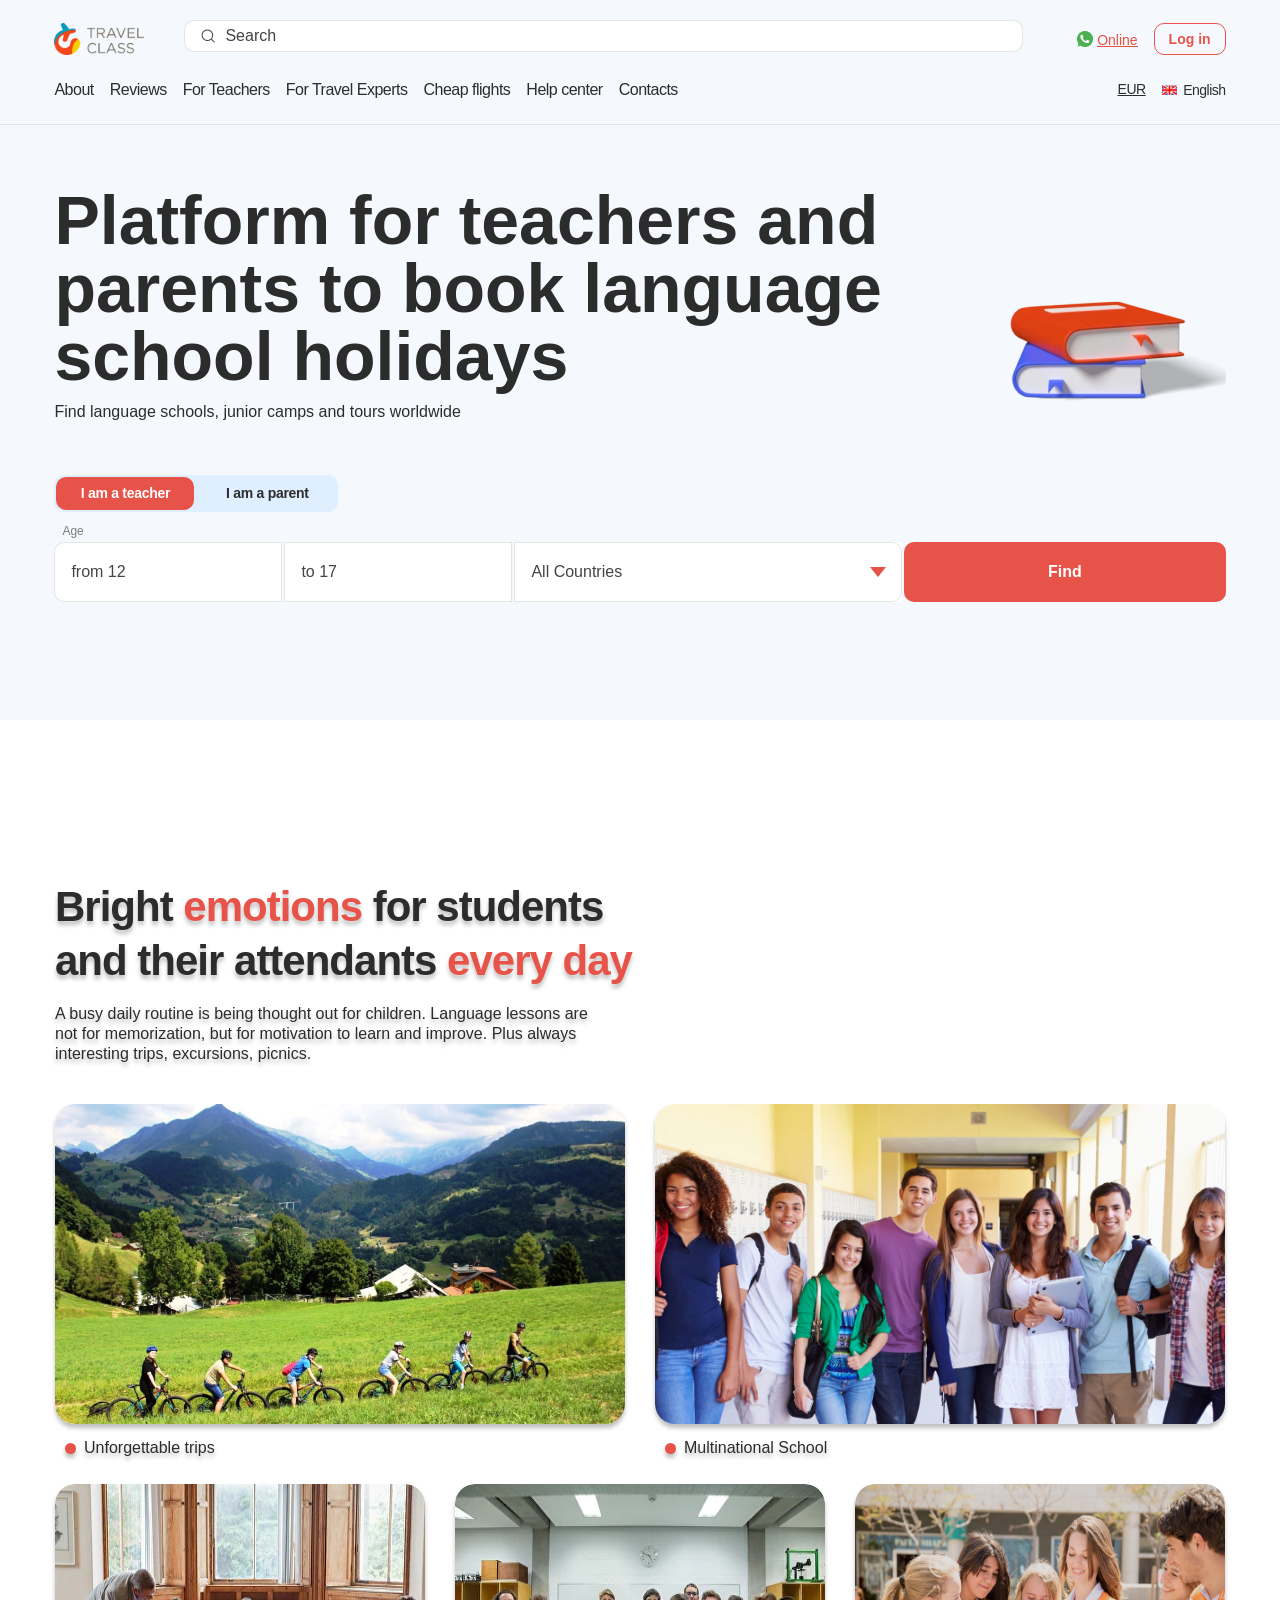
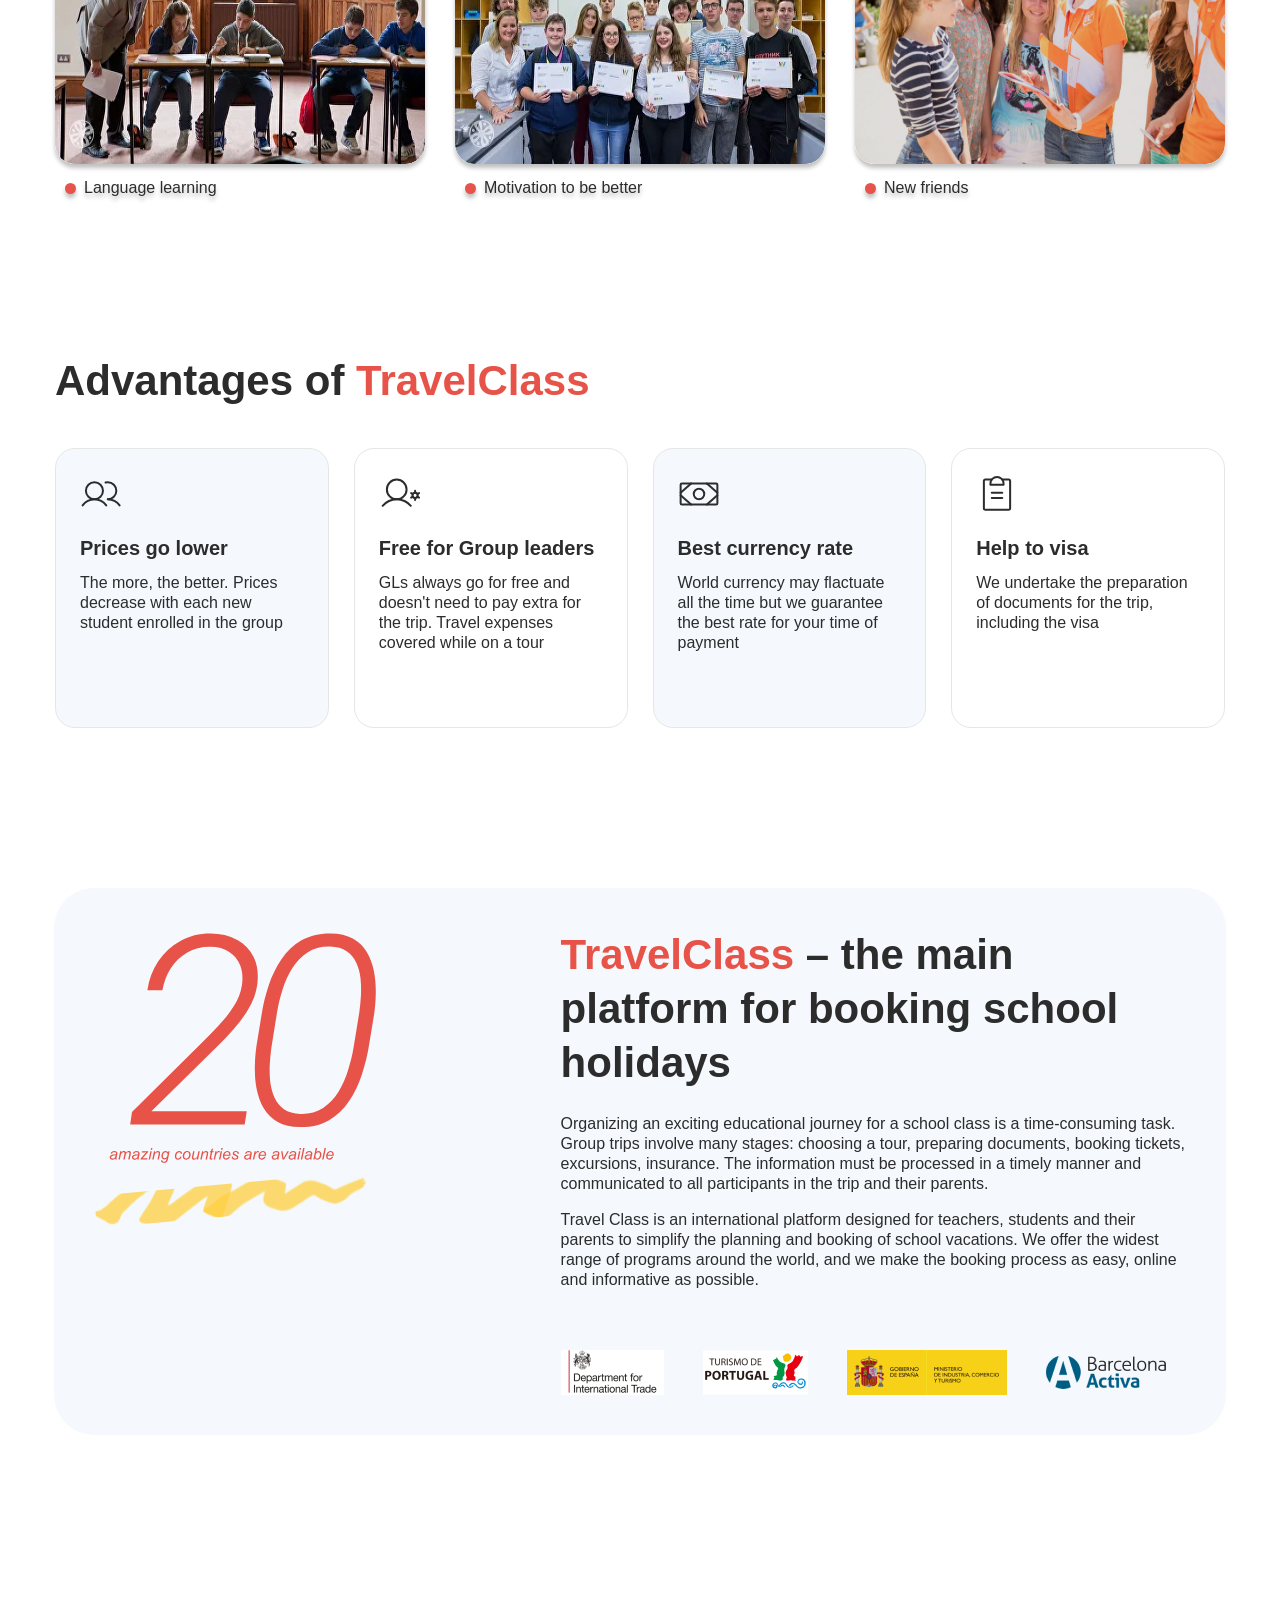
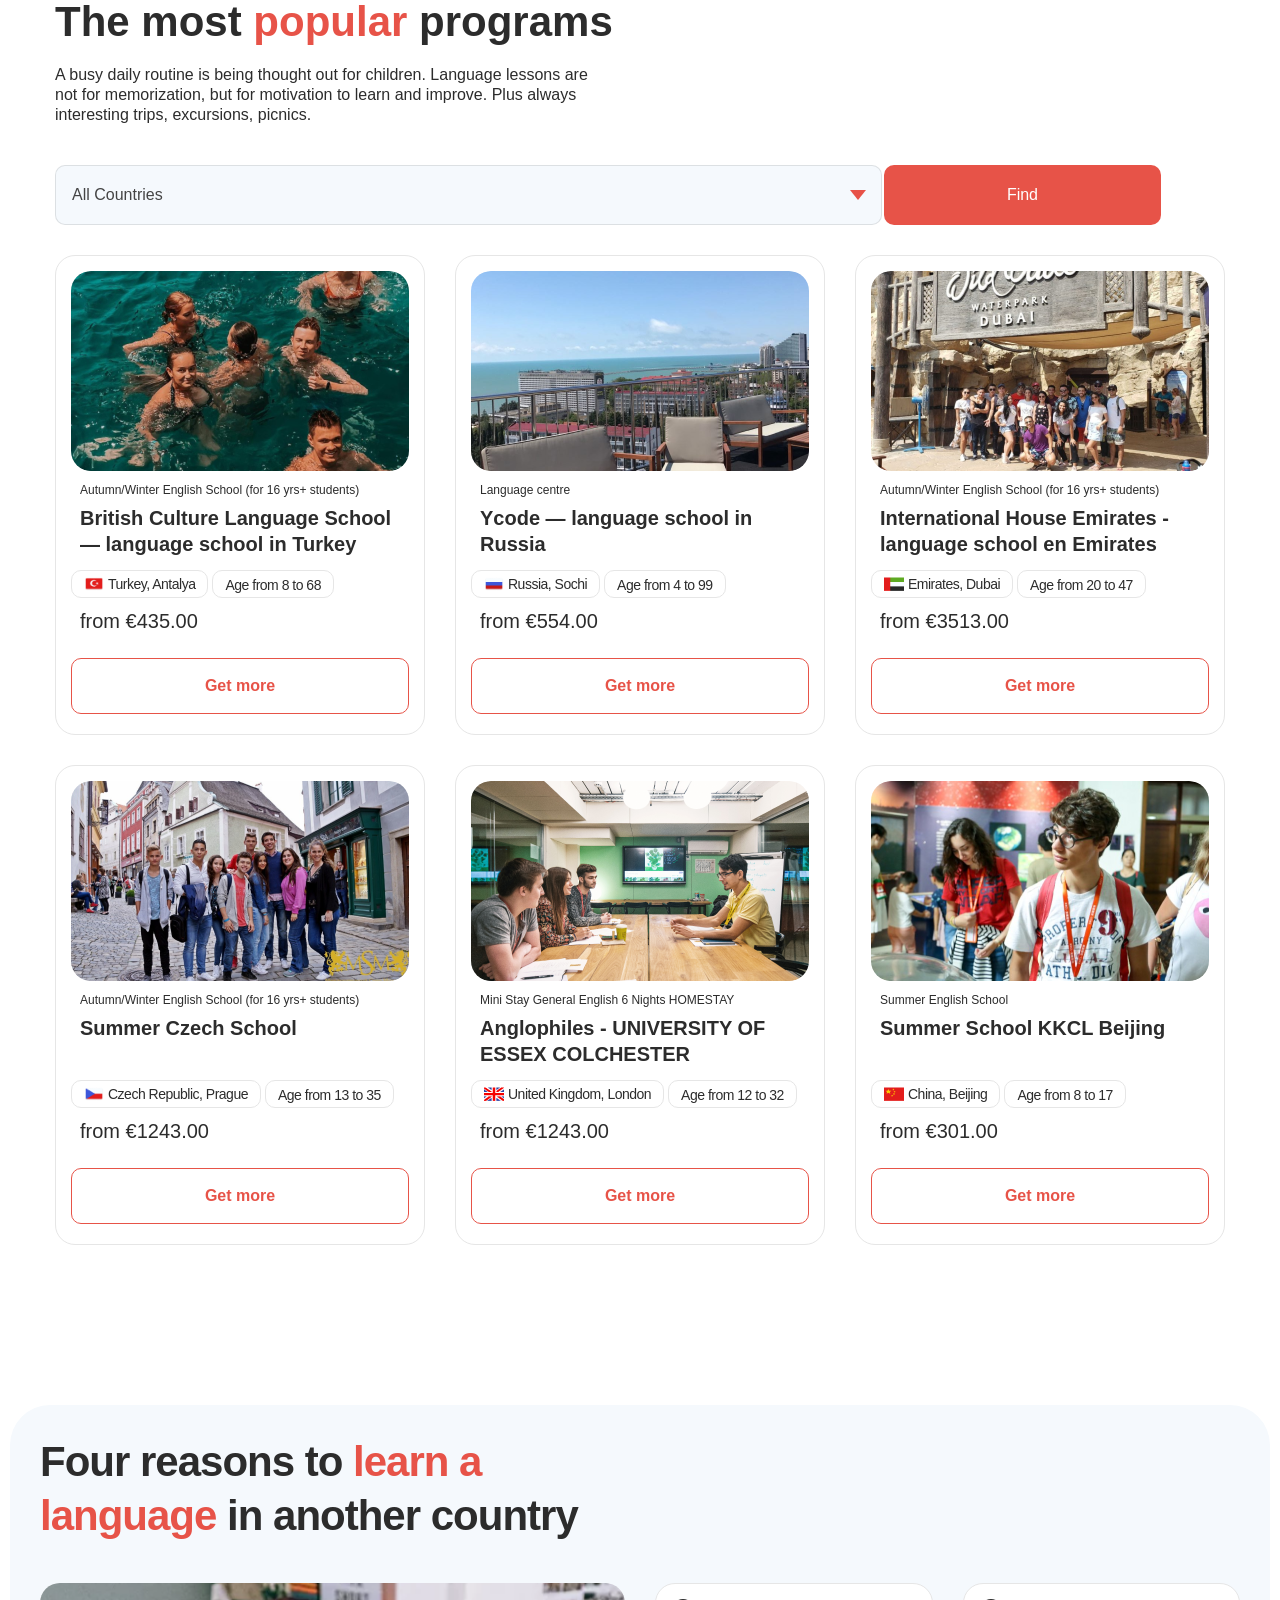
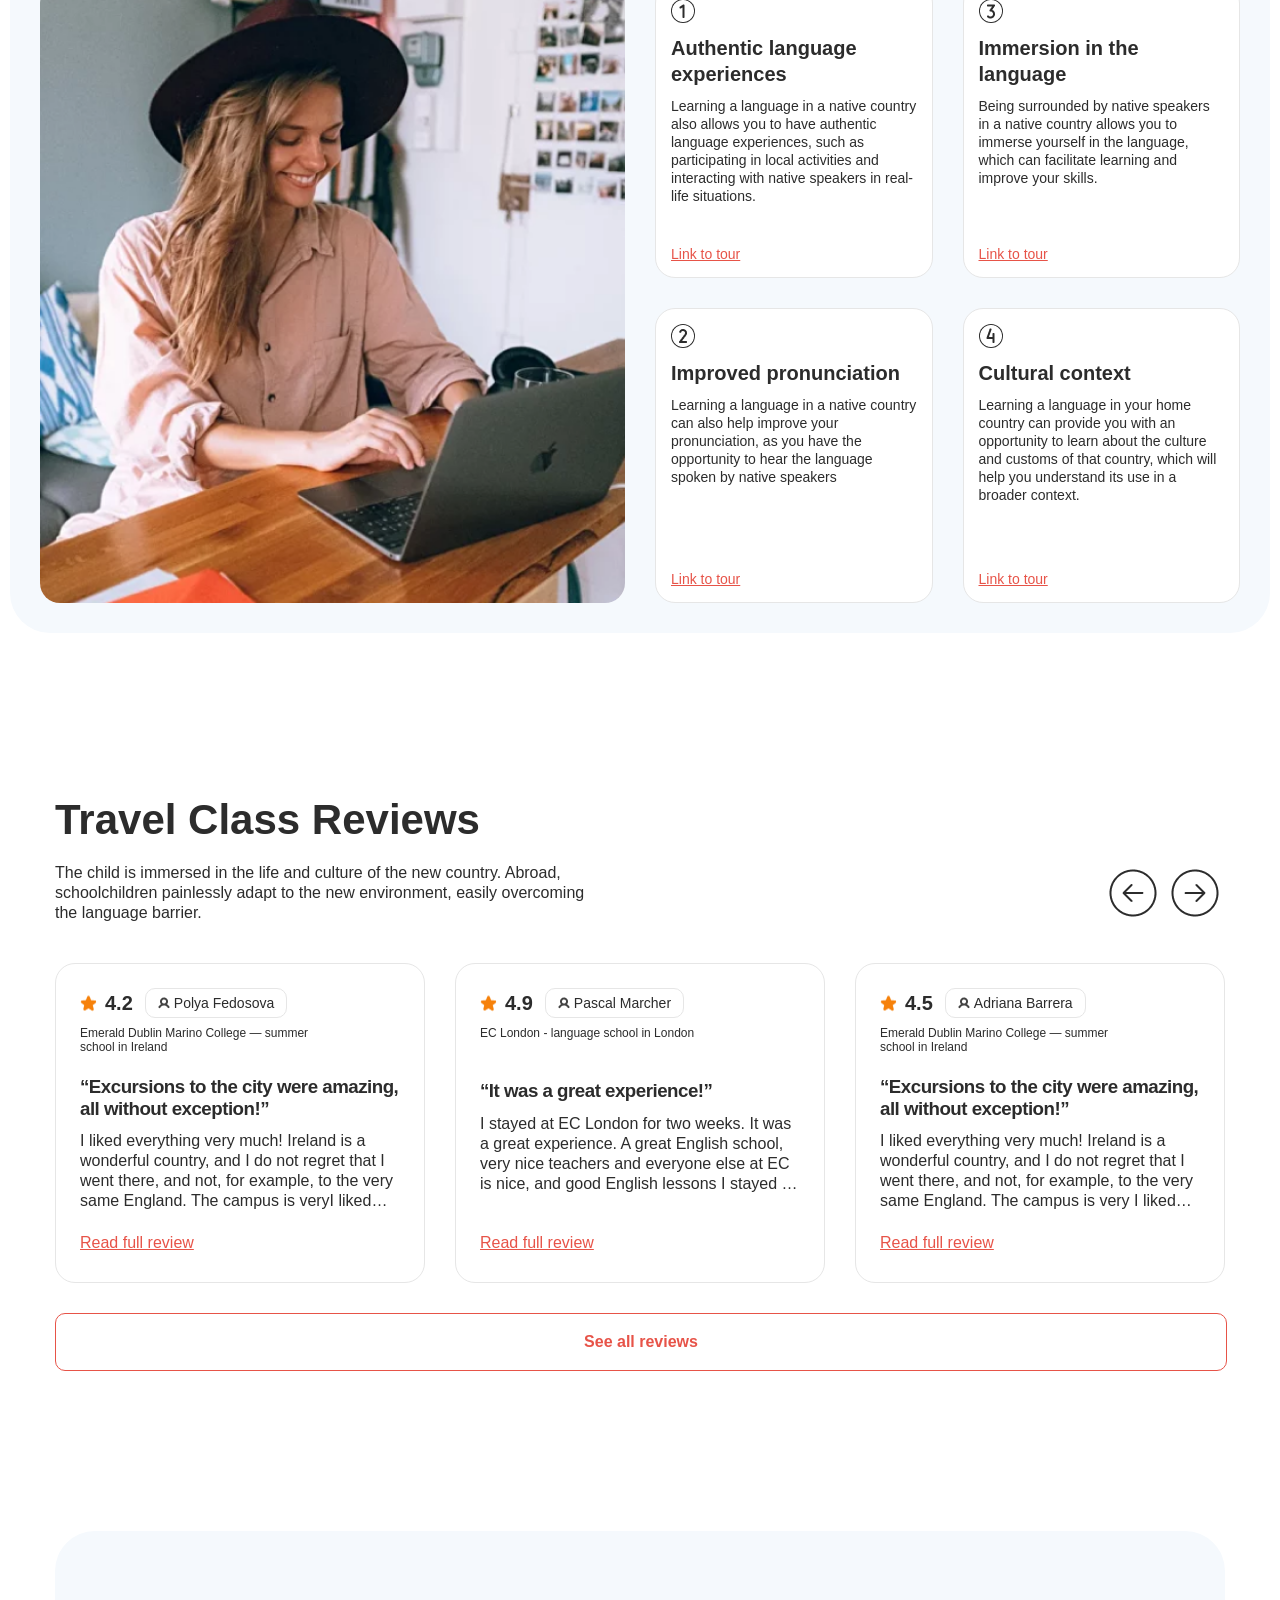
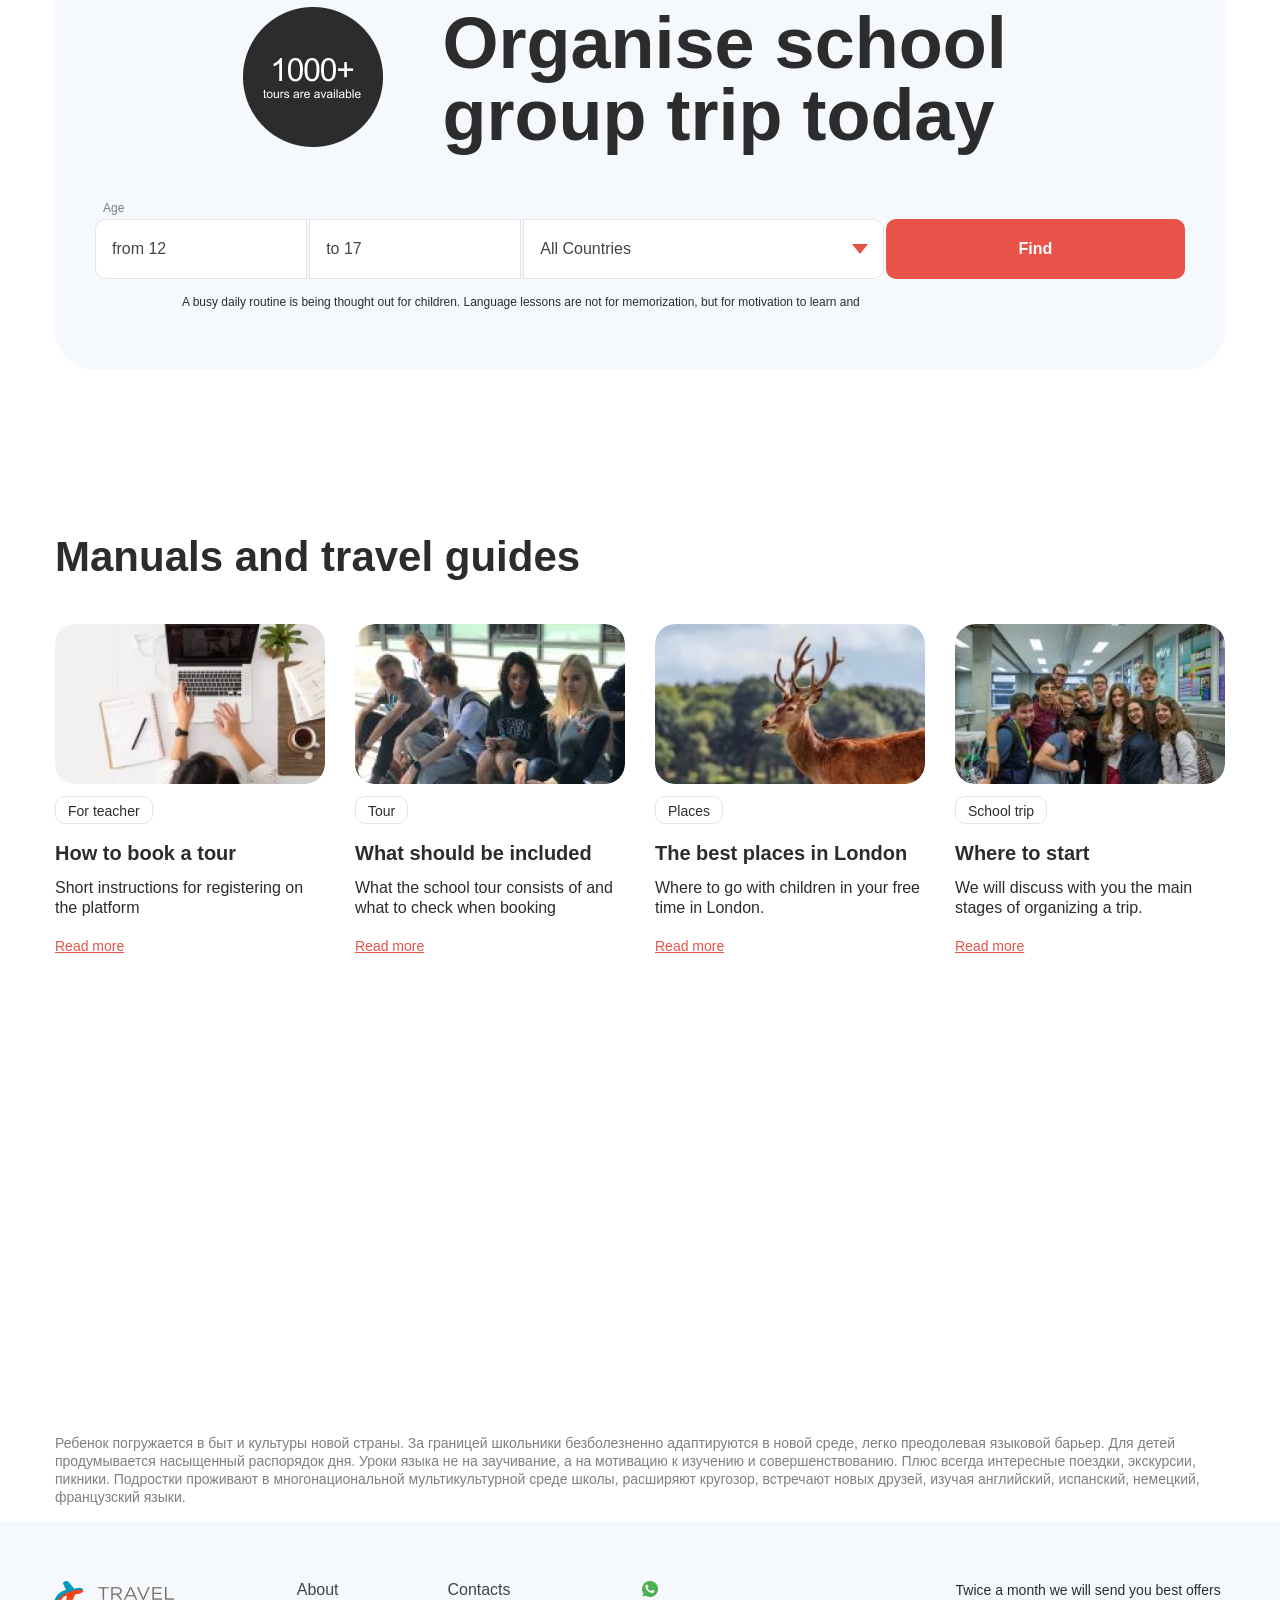
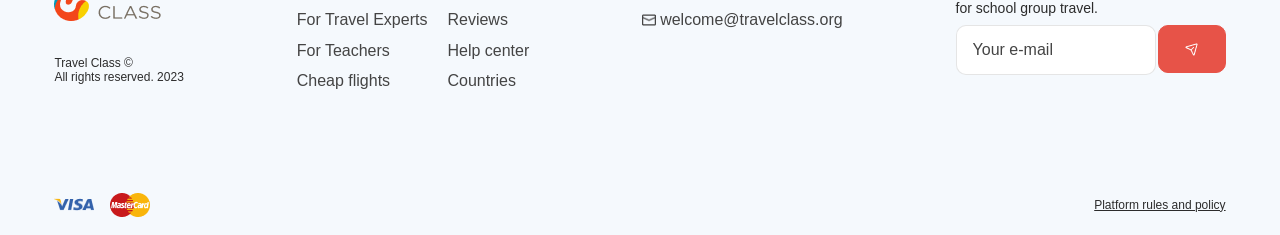
<file: index.html>
<!DOCTYPE html>
<html lang="en">

<head>
  <link rel="stylesheet" href="./pages/index.css">
  <meta charset="UTF-8">
  <meta http-equiv="X-UA-Compatible" content="IE=edge">
  <meta name="viewport" content="width=device-width, initial-scale=1.0">
  <title>Travelclass</title>
</head>

<body class="body">
  <div class="page">

    <header class="header">
      <div class="header__container">
        <div class="header__upper-block">
          <img src="./images/travelclass-logo.png" alt="Логотип Тревел Класс" class="header__logo">
          <form class="header__search-block" id="" action="">
            <div class="header__search-icon"></div>
            <input type="text" placeholder="Search" class="input header__input">
          </form>
          <a href="#" class="header__upper-support hover-element">
            <img src="./images/footer-socials-wa.png" alt="" class="header__support-icon">
            <div class="header__support-text">Online</div>
          </a>
          <a href="./pages/authorization.html" class="header__login-block">
            <div  class="header__login-text">Log in</div>
          </a>
        </div>
        <div class="header__lower-block">
          <nav class="header__navigation">
            <ul class="header__list">
              <li class="header__list-item hover-element">
                <a href="#" class="header__link">About</a>
              </li>
              <li class="header__list-item hover-element">
                <a href="#" class="header__link">Reviews</a>
              </li>
              <li class="header__list-item hover-element">
                <a href="#" class="header__link">For Teachers</a>
              </li>
              <li class="header__list-item hover-element">
                <a href="#" class="header__link">For Travel Experts</a>
              </li>
              <li class="header__list-item hover-element">
                <a href="#" class="header__link">Cheap flights</a>
              </li>
              <li class="header__list-item hover-element">
                <a href="#" class="header__link">Help center</a>
              </li>
              <li class="header__list-item hover-element">
                <a href="#" class="header__link">Contacts</a>
              </li>
            </ul>
          </nav>
          <div class="header__location hover-element">eur</div>
          <div class="header__language-block hover-element">
            <img src="./images/uk.png" alt="" class="header__language-icon">
            <div class="header__language">English</div>
          </div>
          <a href="" class="header__lower-support">
            <img src="./images/footer-socials-wa.png" alt="" class="header__support-icon">
            <div class="header__support-text">Online</div>
          </a>
          <div class="header__burger">
            <span></span>
          </div>
        </div>
      </div>
    </header>

    <main class="content">
      <section class="intro">
        <div class="intro__container">
          <div class="intro__title-block">
            <div class="intro__text-block">
              <h1 class="intro__title">Platform for teachers and parents to book language school holidays</h1>
              <p class="intro__paragraph text__paragraph">Find language schools, junior camps and tours worldwide</p>
            </div>
            <img src="./images/intro-image.png" alt="" class="intro__image">
          </div>
          <form action="submit" class="form">
            <div class="form__checkbox-block">
              <label for="teacher" class="form__label form__label_direction_right">
                <input
                  type="radio"
                  name="role"
                  id="teacher"
                  class="form__item form__item_el_number-of-columns" 
                  value="teacher"
                  checked
                >
                <span class="form__pseudo-item form__pseudo-item_type_radio">I am a teacher</span>
              </label>
              <label for="parent" class="form__label form__label_direction_right">
                <input
                  type="radio"
                  name="role"
                  id="parent"
                  class="form__item form__item_el_number-of-columns" 
                  value="parent"
                >
                <span class="form__pseudo-item form__pseudo-item_type_radio">I am a parent</span>
              </label>
            </div>
            <div class="form__search-block">
              <label for="" class="form-block__label">Age</label>
              <div action="submit" class="form-block__form">
                <input type="text" class="input form-block__input form-block__input_type_from" placeholder="from 12">
                <input type="text" class="input form-block__input form-block__input_type_to" placeholder="to 17">
                <div class="form-block__select-block">
                  <select name="" id="" class="input form-block__select hover-element">
                    <option value="">All Countries</option>
                    <option value="">Country 1</option>
                    <option value="">Country 2</option>
                  </select>
                </div>
                <button class="form-block__submit">Find</button>
              </div>
            </div>
          </form>
        </div>
      </section>

      <section class="emotion">
        <div class="emotion__text-block">
          <h2 class="emotion__title text__title">Bright <span class="text__accent">emotions</span> for students and
            their attendants
            <span class="text__accent">every day</span>
          </h2>
          <p class="emotion__paragraph text__paragraph">A busy daily routine is being thought out for children. Language
            lessons
            are not for memorization, but for motivation to learn and improve. Plus always interesting trips,
            excursions, picnics.
          </p>
        </div>
        <div class="emotion__galery">
          <div class="emotion__galery-item emotion__galery-item_type_first">
            <img src="./images/emotion-main-photo.jpg" alt="" class="emotion__galery-photo">
            <div class="emotion__comment">
              <div class="emotion__circle"></div>
              <p class="emotion__paragraph text__paragraph">Unforgettable trips</p>
            </div>
          </div>
          <div class="emotion__galery-item emotion__galery-item_type_second">
            <img src="./images/emotion-multinational-photo.jpg" alt="" class="emotion__galery-photo">
            <div class="emotion__comment">
              <div class="emotion__circle"></div>
              <p class="emotion__paragraph text__paragraph">Multinational School</p>
            </div>
          </div>
          <div class="emotion__galery-item emotion__galery-item_type_third">
            <img src="./images/emotion-language-photo.jpg" alt="" class="emotion__galery-photo">
            <div class="emotion__comment">
              <div class="emotion__circle"></div>
              <p class="emotion__paragraph text__paragraph">Language learning</p>
            </div>
          </div>
          <div class="emotion__galery-item emotion__galery-item_type_fourth">
            <img src="./images/emotion-motivation-photo.jpg" alt="" class="emotion__galery-photo">
            <div class="emotion__comment">
              <div class="emotion__circle"></div>
              <p class="emotion__paragraph text__paragraph">Motivation to be better</p>
            </div>
          </div>
          <div class="emotion__galery-item emotion__galery-item_type_fifth">
            <img src="./images/emotion-friends-photo.jpg" alt="" class="emotion__galery-photo">
            <div class="emotion__comment">
              <div class="emotion__circle"></div>
              <p class="emotion__paragraph text__paragraph">New friends</p>
            </div>
          </div>
        </div>
      </section>

      <section class="advantages">
        <h2 class="advantages__title text__title">Advantages of <span class="text__accent">TravelСlass</span></h2>
        <div class="advantages__container">
          <div class="advantages__item">
            <img src="./images/advantages-prices-icon.svg" alt="" class="advantages__icon">
            <h3 class="advantages__subtitle text__subtitle">Prices go lower</h3>
            <p class="advantages__paragraph text__paragraph">The more, the better. Prices decrease with each new student
              enrolled in the group</p>
          </div>
          <div class="advantages__item">
            <img src="./images/advantages-free-icon.svg" alt="" class="advantages__icon">
            <h3 class="advantages__subtitle text__subtitle">Free for Group leaders</h3>
            <p class="advantages__paragraph text__paragraph">GLs always go for free and doesn't need to pay extra for
              the trip. Travel expenses covered while on a tour</p>
          </div>
          <div class="advantages__item">
            <img src="./images/advantages-best-icon.svg" alt="" class="advantages__icon">
            <h3 class="advantages__subtitle text__subtitle">Best currency rate</h3>
            <p class="advantages__paragraph text__paragraph">World currency may flactuate all the time but we guarantee the best rate
              for your time of payment</p>
          </div>
          <div class="advantages__item">
            <img src="./images/advantages-help-icon.svg" alt="" class="advantages__icon">
            <h3 class="advantages__subtitle text__subtitle">Help to visa</h3>
            <p class="advantages__paragraph text__paragraph">We undertake the preparation of documents for the trip,
              including the visa</p>
          </div>
        </div>
      </section>

      <section class="countries">
        <div class="countries__container">
          <div class="countries__main-image"></div>
          <div class="countries__info-block">
            <h2 class="countries__title text__title"><span class="text__accent">TravelClass</span> – the main platform
              for booking school holidays</h2>
            <p class="countries__paragraph text__paragraph">Organizing an exciting educational journey for a school
              class is a time-consuming task.
              Group trips involve many stages: choosing a tour, preparing documents, booking tickets, excursions,
              insurance. The information must
              be processed in a timely manner and communicated to all participants in the trip and their parents.
            </p>
            <p class="countries__paragraph text__paragraph">Travel Class is an international platform designed for
              teachers, students and their
              parents to simplify the planning and booking of school vacations. We offer the widest range of programs
              around the world,
              and we make the booking process as easy, online and informative as possible.
            </p>
            <div class="countries__logo-block">
              <img src="./images/countries-department-logo.png" alt=""
                class="countries__logo-item countries__logo-item_type_department">
              <img src="./images/countries-turismo-logo.png" alt=""
                class="countries__logo-item countries__logo-item_type_turismo">
              <img src="./images/countries-spain-logo.png" alt=""
                class="countries__logo-item countries__logo-item_type_spain">
              <img src="./images/countries-barselona-logo.png" alt=""
                class="countries__logo-item countries__logo-item_type_barselona">
            </div>
          </div>
        </div>
      </section>

      <section class="programs">
        <div class="programs__text-block">
          <h2 class="programs__title text__title">The most <span class="text__accent">popular</span> programs</h2>
          <p class="programs__paragraph text__paragraph">A busy daily routine is being thought out for children.
            Language lessons are not for memorization, but for motivation to learn and improve. Plus always interesting
            trips, excursions, picnics.
          </p>
        </div>
        <form action="submit" class="programs__form" id="">
          <div class="programs__select-block">
            <select name="" id="" class="programs__select-item input hover-element">
              <option value="">All Countries</option>
              <option value="">country 1</option>
            </select>
          </div>
          <button class="programs__submit" type="submit">Find</button>
        </form>
        <div class="programs__items">
          <a href="#" class="programs__item-link">
            <div class="programs__item">
              <img src="./images/program-one.png" alt="" class="programs__image">
              <p class="programs__description">Autumn/Winter English School (for 16 yrs+ students)</p>
              <h3 class="programs__subtitle text__subtitle">British Culture Language School — language school in Turkey
              </h3>
              <div class="programs__info">
                <div class="programs__location-block">
                  <img src="./images/turkey.png" alt="Флаг Турции" class="programs__location-icon">
                  <div class="programs__location-text">Turkey, Antalya</div>
                </div>
                <div class="programs__age-block">Age from 8 to 68</div>
              </div>
              <div class="programs__price">from €435.00</div>
              <div class="programs__button">Get more</div>
            </div>
          </a>
          <a href="#" class="programs__item-link">
            <div class="programs__item">
              <img src="./images/program-two.png" alt="" class="programs__image">
              <p class="programs__description">Language centre</p>
              <h3 class="programs__subtitle text__subtitle">Ycode — language school in Russia</h3>
              <div class="programs__info">
                <div class="programs__location-block">
                  <img src="./images/russia.png" alt="Флаг Турции" class="programs__location-icon">
                  <div class="programs__location-text">Russia, Sochi</div>
                </div>
                <div class="programs__age-block">Age from 4 to 99</div>
              </div>
              <div class="programs__price">from €554.00</div>
              <div class="programs__button">Get more</div>
            </div>
          </a>
          <a href="#" class="programs__item-link">
            <div class="programs__item">
              <img src="./images/program-three.png" alt="" class="programs__image">
              <p class="programs__description">Autumn/Winter English School (for 16 yrs+ students)</p>
              <h3 class="programs__subtitle text__subtitle">International House Emirates - language school en Emirates
              </h3>
              <div class="programs__info">
                <div class="programs__location-block">
                  <img src="./images/emirates.png" alt="Флаг Турции" class="programs__location-icon">
                  <div class="programs__location-text">Emirates, Dubai</div>
                </div>
                <div class="programs__age-block">Age from 20 to 47</div>
              </div>
              <div class="programs__price">from €3513.00</div>
              <div class="programs__button">Get more</div>
            </div>
          </a>
          <a href="#" class="programs__item-link">
            <div class="programs__item">
              <img src="./images/program-four.png" alt="" class="programs__image">
              <p class="programs__description">Autumn/Winter English School (for 16 yrs+ students)</p>
              <h3 class="programs__subtitle text__subtitle">Summer Czech School</h3>
              <div class="programs__info">
                <div class="programs__location-block">
                  <img src="./images/czech.png" alt="Флаг Турции" class="programs__location-icon">
                  <div class="programs__location-text">Czech Republic, Prague</div>
                </div>
                <div class="programs__age-block">Age from 13 to 35</div>
              </div>
              <div class="programs__price">from €1243.00</div>
              <div class="programs__button">Get more</div>
            </div>
          </a>
          <a href="#" class="programs__item-link">
            <div class="programs__item">
              <img src="./images/program-five.png" alt="" class="programs__image">
              <p class="programs__description">Mini Stay General English 6 Nights HOMESTAY</p>
              <h3 class="programs__subtitle text__subtitle">Anglophiles - UNIVERSITY OF ESSEX COLCHESTER</h3>
              <div class="programs__info">
                <div class="programs__location-block">
                  <img src="./images/uk.png" alt="Флаг Турции" class="programs__location-icon">
                  <div class="programs__location-text">United Kingdom, London</div>
                </div>
                <div class="programs__age-block">Age from 12 to 32</div>
              </div>
              <div class="programs__price">from €1243.00</div>
              <div class="programs__button">Get more</div>
            </div>
          </a>
          <a href="#" class="programs__item-link">
            <div class="programs__item">
              <img src="./images/program-six.png" alt="" class="programs__image">
              <p class="programs__description">Summer English School</p>
              <h3 class="programs__subtitle text__subtitle">Summer School KKCL Beijing</h3>
              <div class="programs__info">
                <div class="programs__location-block">
                  <img src="./images/china.png" alt="Флаг Турции" class="programs__location-icon">
                  <div class="programs__location-text">China, Beijing</div>
                </div>
                <div class="programs__age-block">Age from 8 to 17</div>
              </div>
              <div class="programs__price">from €301.00</div>
              <div class="programs__button">Get more</div>
            </div>
          </a>
        </div>
      </section>

      <section class="reasons">
        <h2 class="reasons__title text__title">Four reasons to <span class="text__accent">learn a language</span> in
          another country</h2>
        <div class="reasons__container">
          <img src="./images/reasons-image.png" alt="Фото улыбающейся девушки"
            class="reasons__item reasons__item_type_first">
          <a href="https://travelclass.org/offer/catalog/?role=teacher&sort_by=1&age_from=&age_to=&country%5B%5D=all"
            class="reasons__item reasons__item_type_second">
            <div class="reasons__number reasons__number_type_first"></div>
            <h3 class="reasons__subtitle text__subtitle">Authentic language experiences</h3>
            <p class="reasons__paragraph">Learning a language in a native country also allows you to have authentic
              language experiences,
              such as participating in local activities and interacting with native speakers in real-life situations.
            </p>
            <div class="reasons__link">Link to tour</div>
          </a>
          <a href="https://travelclass.org/offer/catalog/?role=teacher&sort_by=1&age_from=&age_to=&country%5B%5D=all"
            class="reasons__item reasons__item_type_third">
            <div class="reasons__number reasons__number_type_second"></div>
            <h3 class="reasons__subtitle text__subtitle">Improved pronunciation</h3>
            <p class="reasons__paragraph">Learning a language in a native country can also help improve your
              pronunciation,
              as you have the opportunity to hear the language spoken by native speakers
            </p>
            <div class="reasons__link">Link to tour</div>
          </a>
          <a href="https://travelclass.org/offer/catalog/?role=teacher&sort_by=1&age_from=&age_to=&country%5B%5D=all"
            class="reasons__item reasons__item_type_fourth">
            <div class="reasons__number reasons__number_type_third"></div>
            <h3 class="reasons__subtitle text__subtitle">Immersion in the language</h3>
            <p class="reasons__paragraph">Being surrounded by native speakers in a native country allows you to immerse
              yourself
              in the language, which can facilitate learning and improve your skills.
            </p>
            <div class="reasons__link">Link to tour</div>
          </a>
          <a href="https://travelclass.org/offer/catalog/?role=teacher&sort_by=1&age_from=&age_to=&country%5B%5D=all"
            class="reasons__item reasons__item_type_fifth">
            <div class="reasons__number reasons__number_type_fourth"></div>
            <h3 class="reasons__subtitle text__subtitle">Cultural context</h3>
            <p class="reasons__paragraph">Learning a language in your home country can provide you with an opportunity
              to learn
              about the culture and customs of that country, which will help you understand its use in a broader
              context.
            </p>
            <div class="reasons__link">Link to tour</div>
          </a>
        </div>
      </section>

      <section class="reviews">
        <div class="reviews__title-block">
          <div class="reviews__text">
            <h2 class="reviews__title text__title">Travel Class Reviews</h2>
            <p class="reviews__paragraph text__paragraph">The child is immersed in the life and culture of the new
              country. Abroad,
              schoolchildren painlessly adapt to the new environment, easily overcoming the language barrier.
            </p>
          </div>
          <div class="reviews__buttons-container">
            <div class="reviews__buttons">
              <div class="reviews__button reviews__bitton_type_left hover-element"></div>
              <div class="reviews__button reviews__bitton_type_right hover-element"></div>
            </div>
          </div>
        </div>
        <div class="cards">
          <a href="#" class="cards__link">
            <div class="cards__item">
              <div class="cards__title-block">
                <div class="cards__rating-block">
                  <div class="cards__rating-icon"></div>
                  <div class="cards__rating">4.2</div>
                </div>
                <div class="cards__customer">
                  <div class="cards__customer-icon"></div>
                  <div class="cards__customer-name">Polya Fedosova</div>
                </div>
              </div>
              <p class="cards__school">Emerald Dublin Marino College — summer school in Ireland</p>
              <h3 class="cards__subtitle">“Excursions to the city were amazing, all without exception!”
              </h3>
              <p class="text__paragraph cards__paragraph">I liked everything very much! Ireland is a wonderful country,
                and I do not regret
                that I went there, and not, for example, to the very same England. The campus is veryI liked everything
                very much! Ireland is a wonderful country, and I do not regret
                that I went there, and not, for example, to the very same England. The campus is very
              </p>
              <p class="cards__read-full">Read full review</p>
            </div>
          </a>
          <a href="#" class="cards__link">
            <div class="cards__item">
              <div class="cards__title-block">
                <div class="cards__rating-block">
                  <div class="cards__rating-icon"></div>
                  <div class="cards__rating">4.9</div>
                </div>
                <div class="cards__customer">
                  <div class="cards__customer-icon"></div>
                  <div class="cards__customer-name">Pascal Marcher</div>
                </div>
              </div>
              <p class="cards__school">EC London - language school in London</p>
              <h3 class="cards__subtitle">“It was a great experience!”</h3>
              <p class="text__paragraph cards__paragraph">I stayed at EC London for two weeks. It was a great
                experience. A great English school,
                very nice teachers and everyone else at EC is nice, and good English lessons I stayed at EC London for
                two weeks. It was a great
                experience. A great English school,
                very nice teachers and everyone else at EC is nice, and good English lessons
              </p>
              <p class="cards__read-full">Read full review</p>
            </div>
          </a>
          <a href="#" class="cards__link">
            <div class="cards__item">
              <div class="cards__title-block">
                <div class="cards__rating-block">
                  <div class="cards__rating-icon"></div>
                  <div class="cards__rating">4.5</div>
                </div>
                <div class="cards__customer">
                  <div class="cards__customer-icon"></div>
                  <div class="cards__customer-name">Adriana Barrera</div>
                </div>
              </div>
              <p class="cards__school">Emerald Dublin Marino College — summer school in Ireland</p>
              <h3 class="cards__subtitle">“Excursions to the city were amazing, all without exception!”
              </h3>
              <p class="text__paragraph cards__paragraph">I liked everything very much! Ireland is a wonderful country,
                and I do not regret
                that I went there, and not, for example, to the very same England. The campus is very I liked everything
                very much! Ireland
                is a wonderful country, and I do not regret
                that I went there, and not, for example, to the very same England. The campus is very
              </p>
              <p class="cards__read-full">Read full review</p>
            </div>
          </a>
        </div>
        <a href="#" class="reviews__main-button">See all reviews</a>
        <div class="reviews__lower-block">
          <div class="reviews__current-review">
            <div class="reviews__current-item reviews__current-item_type_active"></div> 
            <div class="reviews__current-item"></div>
            <div class="reviews__current-item"></div>
            <div class="reviews__current-item"></div>
          </div>
          <div class="reviews__buttons">
            <div class="reviews__button reviews__bitton_type_left hover-element"></div>
            <div class="reviews__button reviews__bitton_type_right hover-element"></div>
          </div>
        </div>
      </section>

      <section class="search">
        <div class="search__title-block">
          <img src="./images/search-image.png" alt="" class="search__image">
          <div class="search__title">Organise school group trip today</div>
          <span class="search__upper-text">A busy daily routine is being thought out for children. Language lessons
            are not for memorization,
            but for motivation to learn and
          </span>
        </div>
        <div class="form-block">
          <label for="" class="form-block__label">Age</label>
          <form action="submit" class="form-block__form">
            <input type="text" class="input form-block__input form-block__input_type_from" placeholder="from 12">
            <input type="text" class="input form-block__input form-block__input_type_to" placeholder="to 17">
            <div class="form-block__select-block">
              <select name="" id="" class="input form-block__select hover-element">
                <option value="">All Countries</option>
                <option value="">Country 1</option>
                <option value="">Country 2</option>
              </select>
            </div>
            <button class="form-block__submit">Find</button>
          </form>
        </div>
        <span class="search__lower-text">A busy daily routine is being thought out for children. Language lessons are
          not for memorization,
          but for motivation to learn and
        </span>
      </section>

      <section class="guides">
        <h2 class="guides__title text__title">Мanuals and travel guides</h2>
        <div class="guides__cards">
          <a href="#" class="guides__card-link">
            <div class="guides__card hover-element">
              <div class="guides__left-block">
                <img class="guides__image" src="./images/guides-how-to-book.png" alt="">
                <div class="guides__card-type">For teacher</div>
              </div>
              <div class="guides__right-block">
                <h3 class="guides__subtitle text__subtitle">How to book a tour</h3>
                <p class="guides__paragraph text__paragraph">Short instructions for registering on the platform</p>
                <div class="guides__more">Read more</div>
              </div>
            </div>
          </a>
          <a href="#" class="guides__card-link">
            <div class="guides__card hover-element">
              <div class="guides__left-block">
                <img class="guides__image" src="./images/guides-included.png" alt="">
                <div class="guides__card-type">Tour</div>
              </div>
              <div class="guides__right-block">
                <h3 class="guides__subtitle text__subtitle">What should be included</h3>
                <p class="guides__paragraph text__paragraph">What the school tour consists of and what to check when booking</p>
                <div class="guides__more">Read more</div>
              </div>
            </div>
          </a>
          <a href="#" class="guides__card-link">
            <div class="guides__card hover-element">
              <div class="guides__left-block">
                <img class="guides__image" src="./images/guides-places.png" alt="">
                <div class="guides__card-type">Places</div>
              </div>
              <div class="guides__right-block">
                <h3 class="guides__subtitle text__subtitle">The best places in London</h3>
                <p class="guides__paragraph text__paragraph">Where to go with children in your free time in London.</p>
                <div class="guides__more">Read more</div>
              </div>
            </div>
          </a>
          <a href="#" class="guides__card-link">
            <div class="guides__card hover-element">
              <div class="guides__left-block">
                <img class="guides__image" src="./images/guides-start.png" alt="">
                <div class="guides__card-type">School trip</div>
              </div>
              <div class="guides__right-block">
                <h3 class="guides__subtitle text__subtitle">Where to start</h3>
                <p class="guides__paragraph text__paragraph">We will discuss with you the main stages of organizing a trip.</p>
                <div class="guides__more">Read more</div>
              </div>
            </div>
          </a>
        </div>
        <p class="guides__info">Ребенок погружается в быт и культуры новой страны. За границей школьники безболезненно
          адаптируются в новой среде,
          легко преодолевая языковой барьер. Для детей продумывается насыщенный распорядок дня. Уроки языка не на
          заучивание, а на мотивацию к изучению
          и совершенствованию. Плюс всегда интересные поездки, экскурсии, пикники. Подростки проживают в
          многонациональной мультикультурной среде школы,
          расширяют кругозор, встречают новых друзей, изучая английский, испанский, немецкий, французский языки.
        </p>
      </section> 
    </main>
   
    <footer class="footer">
      <div class="footer__container">
        <div class="footer__main-container">
          <div class="footer__logo-container">
            <img src="./images/travelclass-logo.png" alt="Логотип Тревел Класс" class="footer__logo">
            <div class="footer__rights">
              <div class="footer__rights-text">Travel Class ©</div>
              <div class="footer__rights-text">All rights reserved. 2023</div>
            </div>
          </div>
          <div class="footer__links-block">
            <ul class="footer__links-list">
              <li class="footer__list-item">
                <a href="#" class="footer__link hover-element">About</a>
              </li>
              <li class="footer__list-item">
                <a href="#" class="footer__link hover-element">For Travel Experts</a>
              </li>
              <li class="footer__list-item">
                <a href="#" class="footer__link hover-element">For Teachers</a>
              </li>
              <li class="footer__list-item">
                <a href="#" class="footer__link hover-element">Cheap flights</a>
              </li>
            </ul>
            <ul class="footer__links-list">
              <li class="footer__list-item">
                <a href="#" class="footer__link hover-element">Contacts</a>
              </li>
              <li class="footer__list-item">
                <a href="#" class="footer__link hover-element">Reviews</a>
              </li>
              <li class="footer__list-item">
                <a href="#" class="footer__link hover-element">Help center</a>
              </li>
              <li class="footer__list-item">
                <a href="#" class="footer__link hover-element">Countries</a>
              </li>
            </ul>
          </div>
          <div class="footer__contacts">
            <div class="footer__socials">
              <a href="#" class="footer__socials-link hover-link">
                <img src="./images/footer-socials-wa.png" alt="Логотип Вотсапа" class="footer__socials-icon">
              </a>
            </div>
            <div class="footer__mail">
              <img src="./images/footer-mail-icon.png" alt="Иконка электронной почты" class="footer__mail-icon">
              <div class="footer__mail-text">welcome@travelclass.org</div>
            </div>
          </div>
          <div class="footer__send-offers">
            <p class="footer__form-title">Twice a month we will send you best offers for school group travel.</p>
            <form action="submit" class="footer__form" method="" action="">
              <input id="" type="text" class="footer__input input" placeholder="Your e-mail">
              <button class="footer__submit" type="submit"></button>
            </form>
          </div>
        </div>
        <div class="footer__secondary-container">
          <img src="./images/footer-visa-icon.png" alt="Логотип платежной системы Виза"
            class="footer__payment-icon footer__payment-icon_type_visa">
          <img src="./images/footer-mastercard-icon.png" alt="Логотип платежной системы Мастеркард"
            class="footer__payment-icon footer__payment-icon_type_mastercard">
          <a href="#" class="footer__policy hover-link">Platform rules and policy</a>
        </div>
      </div>
    </footer>
    
  </div>

  <script src="./js/burger-menu.js"></script>
</body>

</html>
</file>
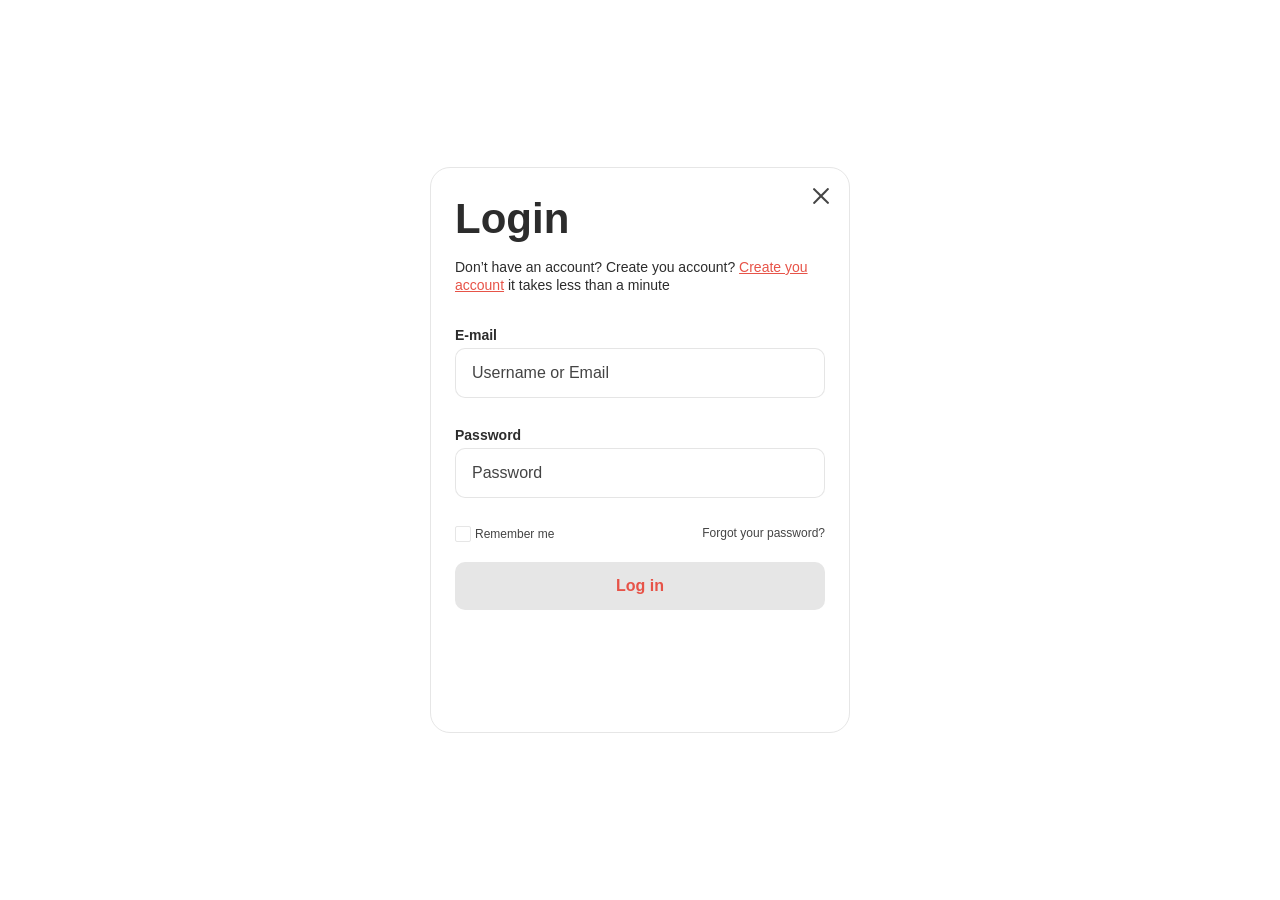
<file: pages/authorization.html>
<!DOCTYPE html>
<html lang="en">
<head>
  <link rel="stylesheet" href="index.css">
  <meta charset="UTF-8">
  <meta http-equiv="X-UA-Compatible" content="IE=edge">
  <meta name="viewport" content="width=device-width, initial-scale=1.0">
  <title>TavelClass</title>
</head>
<body class="body">
  <div class="page">
    <div class="authorization">
      <div class="authorization__container">
        <div class="authorization__close-icon hover-element"></div>
        <h1 class="authorization__title text__title">Login</h1>
        <p class="authorization__paragraph">Don’t have an account? Create you account? <a href="#" class="authorization__link hover-element">Create you account</a> it takes less than a minute</p>
        <form  class="authorization__form" name="loginForm" novalidate>
          <p class="authorization__main-label">E-mail</p>
          <input 
            type="text"
            id="login-input"
            class=" input authorization__input authorization__input_type_login"
            name="login"
            placeholder="Username or Email"
            minlength="2"
            maxlength="40"
            required>
          <span id="login-input-error" class="authorization__error"></span>
          <p class="authorization__main-label">Password</p>
          <input
            type="text"
            id="password-input"
            class="input authorization__input authorization__input_type_password"
            name="password"
            placeholder="Password"
            minlength="2"
            maxlength="200"
            required>
          <span  id="password-input-error" class="authorization__error"></span>
          <div class="authorization__password-block">
            <label for="rememberPassword" class="authorization__label">
              <input type="checkbox" name="extra-option" id="rememberPassword" class="authorization__item authorization__item_el_extra-options" value="rememberPassword">
              <span class="authorization__pseudo-item authorization__pseudo-item_type_checkbox"></span>
              <span class="authorization__pseudo-label">Remember me</span>
            </label>
            <a href="#" class="authorization__forgot-link hover-element">Forgot your password?</a>
          </div>
          <button type="submit" class="authorization__submit">Log in</button>
        </form>
      </div>
    </div>
  </div>
  
  <script src="../js/validation.js"></script>
</body>
</html>
</file>
<file: pages/index.css>
/* Общие стили */
@import url(../vendor/normalize.css);
@import url(../vendor/fonts.css);
@import url(../blocks/body/body.css);
@import url(../blocks/page/page.css);
@import url(../blocks/content/content.css);

@import url(../blocks/text/__accent/text__accent.css);
@import url(../blocks/text/__title/text__title.css);
@import url(../blocks/text/__paragraph/text__paragraph.css);
@import url(../blocks/text/__subtitle/text__subtitle.css);
@import url(../blocks/hover-element/hover-element.css);
@import url(../blocks/input/input.css);

/* Частные стили */
@import url(../blocks/header/header.css);
@import url(../blocks/header/__burger/header__burger.css);
@import url(../blocks/header/__container/header__container.css);
@import url(../blocks/header/__upper-block/header__upper-block.css);
@import url(../blocks/header/__logo/header__logo.css);
@import url(../blocks/header/__search-block/header__search-block.css);
@import url(../blocks/header/__input/header__input.css);
@import url(../blocks/header/__upper-support/header__upper-support.css);
@import url(../blocks/header/__support-icon/header__support-icon.css);
@import url(../blocks/header/__support-text/header__support-text.css);
@import url(../blocks/header/__login-block/header__login-block.css);
@import url(../blocks/header/__login-text/header__login-text.css);
@import url(../blocks/header/__search-icon/header__search-icon.css);
@import url(../blocks/header/__lower-block/header__lower-block.css);
@import url(../blocks/header/__navigation/header__navigation.css);
@import url(../blocks/header/__list/header__list.css);
@import url(../blocks/header/__list-item/header__list-item.css);
@import url(../blocks/header/__link/header__link.css);
@import url(../blocks/header/__location/header__location.css);
@import url(../blocks/header/__language-block/header__language-block.css);
@import url(../blocks/header/__language-icon/header__language-icon.css);
@import url(../blocks/header/__language/header__language.css);
@import url(../blocks/header/__lower-support/header__lower-support.css);

@import url(../blocks/intro/intro.css);
@import url(../blocks/intro/__container/intro__container.css);
@import url(../blocks/intro/__title-block/intro__title-block.css);
@import url(../blocks/intro/__text-block/intro__text-block.css);
@import url(../blocks/intro/__title/intro__title.css);
@import url(../blocks/intro/__paragraph/intro__paragraph.css);
@import url(../blocks/intro/__image/intro__image.css);

@import url(../blocks/form/form.css);
@import url(../blocks/form/__checkbox-block/form__checkbox-block.css);
@import url(../blocks/form/__label/form__label.css);
@import url(../blocks/form/__label/_direction/form__label_direction_right.css);
@import url(../blocks/form/__item/form__item.css);
@import url(../blocks/form/__item/_el/form__item_el_number-of-columns.css);
@import url(../blocks/form/__pseudo-item/form__pseudo-item.css);
@import url(../blocks/form/__pseudo-item/_type/form__pseudo-item_type_radio.css);
@import url(../blocks/form/__search-block/form__search-block.css);

@import url(../blocks/emotion/emotion.css);
@import url(../blocks/emotion/__text-block/emotion__text-block.css);
@import url(../blocks/emotion/__title/emotion__title.css);
@import url(../blocks/emotion/__paragraph/emotion__paragraph.css);
@import url(../blocks/emotion/__galery/emotion__galery.css);
@import url(../blocks/emotion/__galery-item/emotion__galery-item.css);
@import url(../blocks/emotion/__galery-photo/emotion__galery-photo.css);
@import url(../blocks/emotion/__comment/emotion__comment.css);
@import url(../blocks/emotion/__circle/emotion__circle.css);
@import url(../blocks/emotion/__galery-item/_type/emotion__galery-item_type_first.css);
@import url(../blocks/emotion/__galery-item/_type/emotion__galery-item_type_second.css);
@import url(../blocks/emotion/__galery-item/_type/emotion__galery-item_type_third.css);
@import url(../blocks/emotion/__galery-item/_type/emotion__galery-item_type_fourth.css);
@import url(../blocks/emotion/__galery-item/_type/emotion__galery-item_type_fifth.css);

@import url(../blocks/advantages/advantages.css);
@import url(../blocks/advantages/__container/advantages__container.css);
@import url(../blocks/advantages/__title/advantages__title.css);
@import url(../blocks/advantages/__item/advantages__item.css);
@import url(../blocks/advantages/__icon/advantages__icon.css);
@import url(../blocks/advantages/__subtitle/advantages__subtitle.css);
@import url(../blocks/advantages/__paragraph/advantages__paragraph.css);

@import url(../blocks/countries/countries.css);
@import url(../blocks/countries/__main-image/countries__main-image.css);
@import url(../blocks/countries/__container/countries__container.css);
@import url(../blocks/countries/__title/countries__title.css);
@import url(../blocks/countries/__paragraph/countries__paragraph.css);
@import url(../blocks/countries/__logo-block/countries__logo-block.css);
@import url(../blocks/countries/__logo-item/countries__logo-item.css);
@import url(../blocks/countries/__info-block/countries__info-block.css);
@import url(../blocks/countries/__logo-item/_type/countries__logo-item_type_barselona.css);
@import url(../blocks/countries/__logo-item/_type/countries__logo-item_type_department.css);
@import url(../blocks/countries/__logo-item/_type/countries__logo-item_type_turismo.css);
@import url(../blocks/countries/__logo-item/_type/countries__logo-item_type_spain.css);

@import url(../blocks/programs/programs.css);
@import url(../blocks/programs/__text-block/programs__text-block.css);
@import url(../blocks/programs/__title/programs__title.css);
@import url(../blocks/programs/__paragraph/programs__paragraph.css);
@import url(../blocks/programs/__form/programs__form.css);
@import url(../blocks/programs/__select-block/programs__select-block.css);
@import url(../blocks/programs/__select-item/programs__select-item.css);
@import url(../blocks/programs/__submit/programs__submit.css);
@import url(../blocks/programs/__items/programs__items.css);
@import url(../blocks/programs/__item-link/programs__item-link.css);
@import url(../blocks/programs/__item/programs__item.css);
@import url(../blocks/programs/__image/programs__image.css);
@import url(../blocks/programs/__description/programs__description.css);
@import url(../blocks/programs/__subtitle/programs__subtitle.css);
@import url(../blocks/programs/__info/programs__info.css);
@import url(../blocks/programs/__location-block/programs__location-block.css);
@import url(../blocks/programs/__location-icon/programs__location-icon.css);
@import url(../blocks/programs/__location-text/programs__location-text.css);
@import url(../blocks/programs/__age-block/programs__age-block.css);
@import url(../blocks/programs/__price/programs__price.css);
@import url(../blocks/programs/__button/programs__button.css);

@import url(../blocks/reasons/reasons.css);
@import url(../blocks/reasons/__title/reasons__title.css);
@import url(../blocks/reasons/__container/reasons__container.css);
@import url(../blocks/reasons/__item/reasons__item.css);
@import url(../blocks/reasons/__item/_type/reasons__item_type_first.css);
@import url(../blocks/reasons/__item/_type/reasons__item_type_second.css);
@import url(../blocks/reasons/__item/_type/reasons__item_type_third.css);
@import url(../blocks/reasons/__item/_type/reasons__item_type_fourth.css);
@import url(../blocks/reasons/__item/_type/reasons__item_type_fifth.css);
@import url(../blocks/reasons/__number/reasons__number.css);
@import url(../blocks/reasons/__number/_type/reasons__number_type_first.css);
@import url(../blocks/reasons/__number/_type/reasons__number_type_second.css);
@import url(../blocks/reasons/__number/_type/reasons__number_type_third.css);
@import url(../blocks/reasons/__number/_type/reasons__number_type_fourth.css);
@import url(../blocks/reasons/__subtitle/reasons__subtitle.css);
@import url(../blocks/reasons/__paragraph/reasons__paragraph.css);
@import url(../blocks/reasons/__link/reasons__link.css);

@import url(../blocks/reviews/reviews.css);
@import url(../blocks/reviews/__title-block/reviews__title-block.css);
@import url(../blocks/reviews/__text/reviews__text.css);
@import url(../blocks/reviews/__title/reviews__title.css);
@import url(../blocks/reviews/__paragraph/reviews__paragraph.css);
@import url(../blocks/reviews/__buttons/reviews__buttons.css);
@import url(../blocks/reviews/__button/reviews__button.css);
@import url(../blocks/reviews/__button/_type/reviews__bitton_type_left.css);
@import url(../blocks/reviews/__button/_type/reviews__bitton_type_right.css);
@import url(../blocks/reviews/__main-button/reviews__main-button.css);
@import url(../blocks/reviews/__lower-block/reviews__lower-block.css);
@import url(../blocks/reviews/__current-review/reviews__current-review.css);
@import url(../blocks/reviews/__buttons-container/reviews__buttons-container.css);
@import url(../blocks/reviews/__current-item/reviews__current-item.css);
@import url(../blocks/reviews/__current-item/_type/reviews__current-item_type_active.css);

@import url(../blocks/cards/cards.css);
@import url(../blocks/cards/__link/cards__link.css);
@import url(../blocks/cards/__item/cards__item.css);
@import url(../blocks/cards/__title-block/cards__title-block.css);
@import url(../blocks/cards/__rating-block/cards__rating-block.css);
@import url(../blocks/cards/__rating-icon/cards__rating-icon.css);
@import url(../blocks/cards/__rating/cards__rating.css);
@import url(../blocks/cards/__customer/cards__customer.css);
@import url(../blocks/cards/__customer-icon/cards__customer-icon.css);
@import url(../blocks/cards/__customer-name/cards__customer-name.css);
@import url(../blocks/cards/__school/cards__school.css);
@import url(../blocks/cards/__subtitle/cards__subtitle.css);
@import url(../blocks/cards/__paragraph/cards__paragraph.css);
@import url(../blocks/cards/__read-full/cards__read-full.css);

@import url(../blocks/search/search.css);
@import url(../blocks/search/__title-block/search__title-block.css);
@import url(../blocks/search/__image/search__image.css);
@import url(../blocks/search/__title/search__title.css);
@import url(../blocks/search/__upper-text/search__upper-text.css);
@import url(../blocks/search/__lower-text/search__lower-text.css);

@import url(../blocks/form-block/form-block.css);
@import url(../blocks/form-block/__label/form-block__label.css);
@import url(../blocks/form-block/__form/form-block__form.css);
@import url(../blocks/form-block/__input/form-block__input.css);
@import url(../blocks/form-block/__input/_type/form-block__input_type_from.css);
@import url(../blocks/form-block/__input/_type/form-block__input_type_to.css);
@import url(../blocks/form-block/__select/form-block__select.css);
@import url(../blocks/form-block/__submit/form-block__submit.css);
@import url(../blocks/form-block/__select-block/form-block__select-block.css);

@import url(../blocks/guides/guides.css);
@import url(../blocks/guides/__title/guides__title.css);
@import url(../blocks/guides/__cards/guides__cards.css);
@import url(../blocks/guides/__card-link/guides__card-link.css);
@import url(../blocks/guides/__card/guides__card.css);
@import url(../blocks/guides/__image/guides__image.css);
@import url(../blocks/guides/__card-type/guides__card-type.css);
@import url(../blocks/guides/__subtitle/guides__subtitle.css);
@import url(../blocks/guides/__paragraph/guides__paragraph.css);
@import url(../blocks/guides/__more/guides__more.css);
@import url(../blocks/guides/__info/guides__info.css);
@import url(../blocks/guides/__left-block/guides__left-block.css);
@import url(../blocks/guides/__right-block/guides__right-block.css);

@import url(../blocks/footer/footer.css);
@import url(../blocks/footer/__container/footer__container.css);
@import url(../blocks/footer/__main-container/footer__main-container.css);
@import url(../blocks/footer/__logo-container/footer__logo-container.css);
@import url(../blocks/footer/__logo/footer__logo.css);
@import url(../blocks/footer/__rights/footer__rights.css);
@import url(../blocks/footer/__rights-text/footer__rights-text.css);
@import url(../blocks/footer/__links-block/footer__links-block.css);
@import url(../blocks/footer/__links-list/footer__links-list.css);
@import url(../blocks/footer/__list-item/footer__list-item.css);
@import url(../blocks/footer/__link/footer__link.css);
@import url(../blocks/footer/__contacts/footer__contacts.css);
@import url(../blocks/footer/__socials/footer__socials.css);
@import url(../blocks/footer/__socials-link/footer__socials-link.css);
@import url(../blocks/footer/__socials-icon/footer__socials-icon.css);
@import url(../blocks/footer/__mail/footer__mail.css);
@import url(../blocks/footer/__mail-icon/footer__mail-icon.css);
@import url(../blocks/footer/__mail-text/footer__mail-text.css);
@import url(../blocks/footer/__send-offers/footer__send-offers.css);
@import url(../blocks/footer/__form-title/footer__form-title.css);
@import url(../blocks/footer/__form/footer__form.css);
@import url(../blocks/footer/__input/footer__input.css);
@import url(../blocks/footer/__submit/footer__submit.css);
@import url(../blocks/footer/__secondary-container/footer__secondary-container.css);
@import url(../blocks/footer/__payment-icon/footer__payment-icon.css);
@import url(../blocks/footer/__payment-icon/_type/footer__payment-icon_type_visa.css);
@import url(../blocks/footer/__payment-icon/_type/footer__payment-icon_type_mastercard.css);
@import url(../blocks/footer/__policy/footer__policy.css);

@import url(../blocks/authorization/authorization.css);
@import url(../blocks/authorization/__container/authorization__container.css);
@import url(../blocks/authorization/__close-icon/authorization__close-icon.css);
@import url(../blocks/authorization/__title/authorization__title.css);
@import url(../blocks/authorization/__paragraph/authorization__paragraph.css);
@import url(../blocks/authorization/__link/authorization__link.css);
@import url(../blocks/authorization/__form/authorization__form.css);
@import url(../blocks/authorization/__label/authorization__label.css);
@import url(../blocks/authorization/__input/authorization__input.css);
@import url(../blocks/authorization/__error/authorization__error.css);
@import url(../blocks/authorization/__submit/authorization__submit.css);
@import url(../blocks/authorization/__password-block/authorization__password-block.css);
@import url(../blocks/authorization/__main-label/authorization__main-label.css);
@import url(../blocks/authorization/__item/authorization__item.css);
@import url(../blocks/authorization/__pseudo-item/authorization__pseudo-item.css);
@import url(../blocks/authorization/__pseudo-item/_type/authorization__pseudo-item_type_checkbox.css);
@import url(../blocks/authorization/__item/_el/authorization__item_el_extra-options.css);
@import url(../blocks/authorization/__pseudo-label/authorization__pseudo-label.css);
@import url(../blocks/authorization/__forgot-link/authorization__forgot-link.css);
@import url(../blocks/authorization/__submit/_type/authorization__submit_type_inactive.css);
@import url(../blocks/authorization/__input/_type/authorization__input_type_error.css);
</file>
